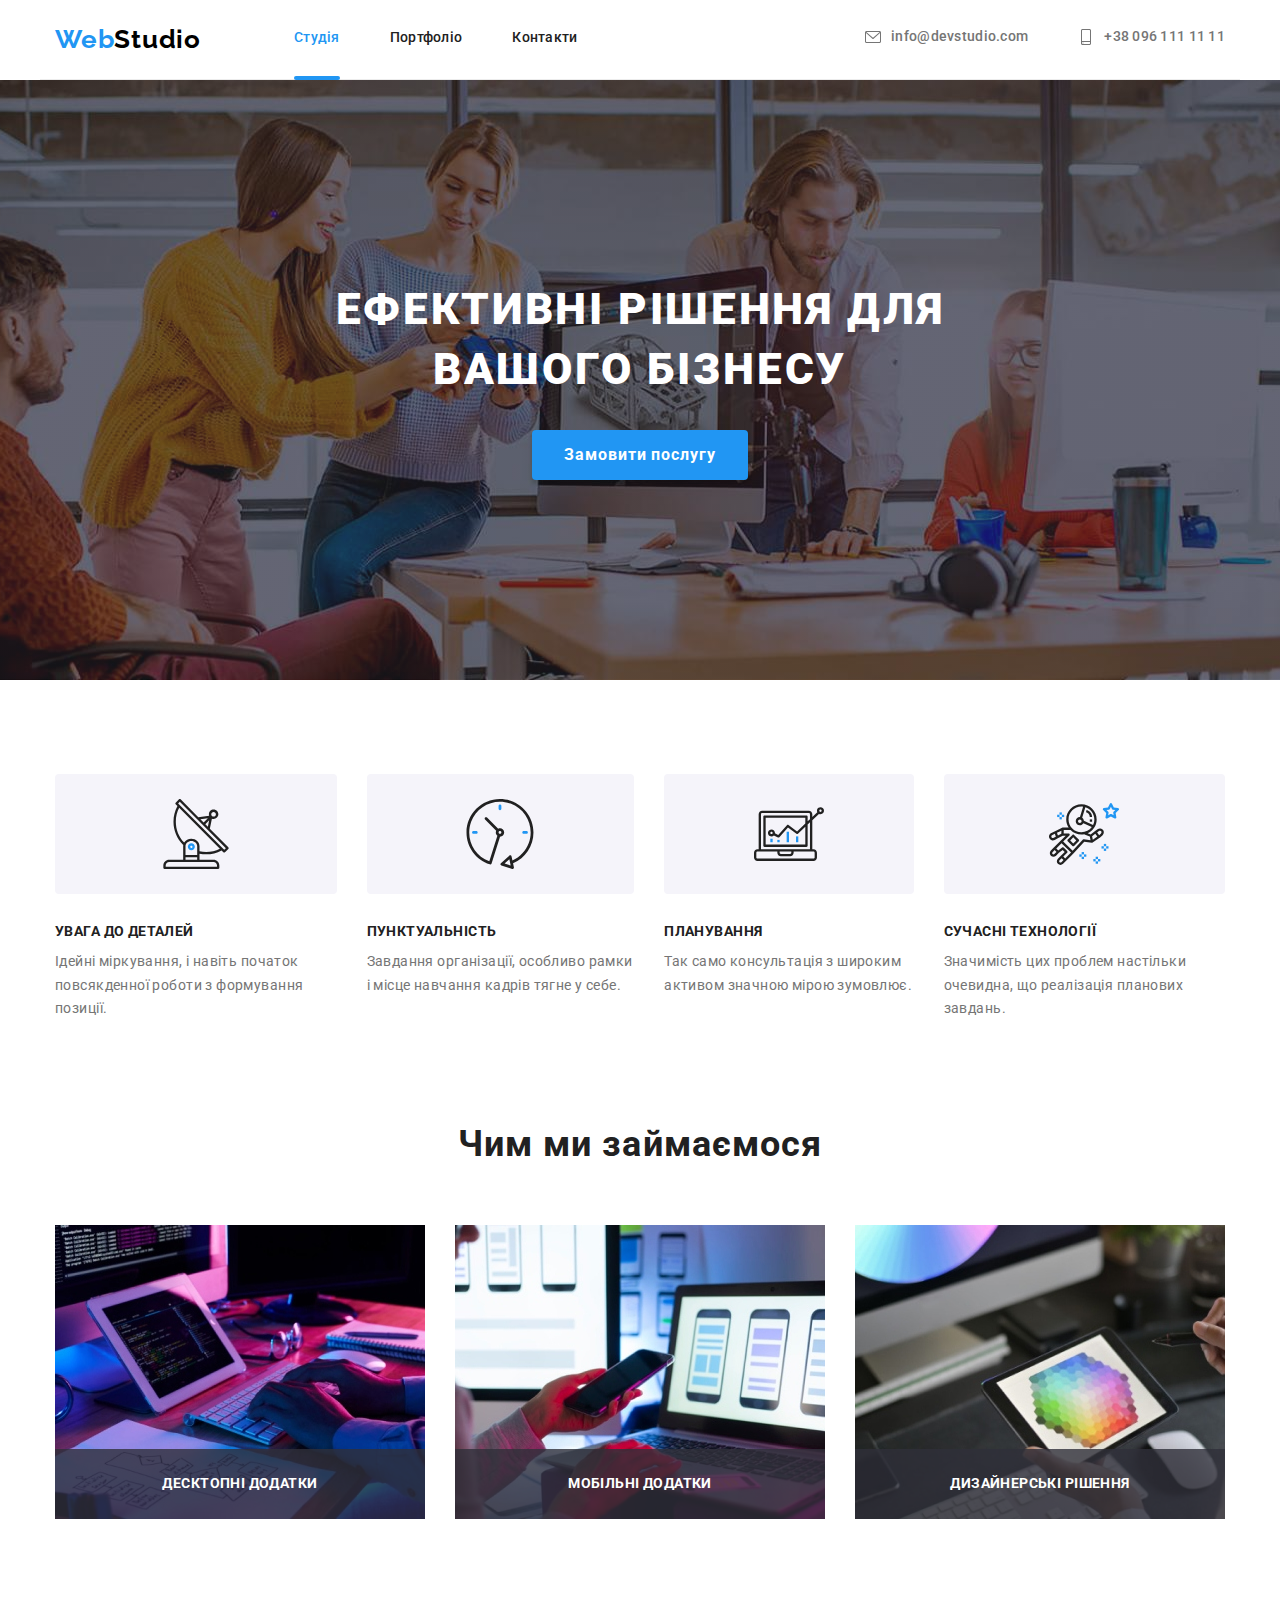
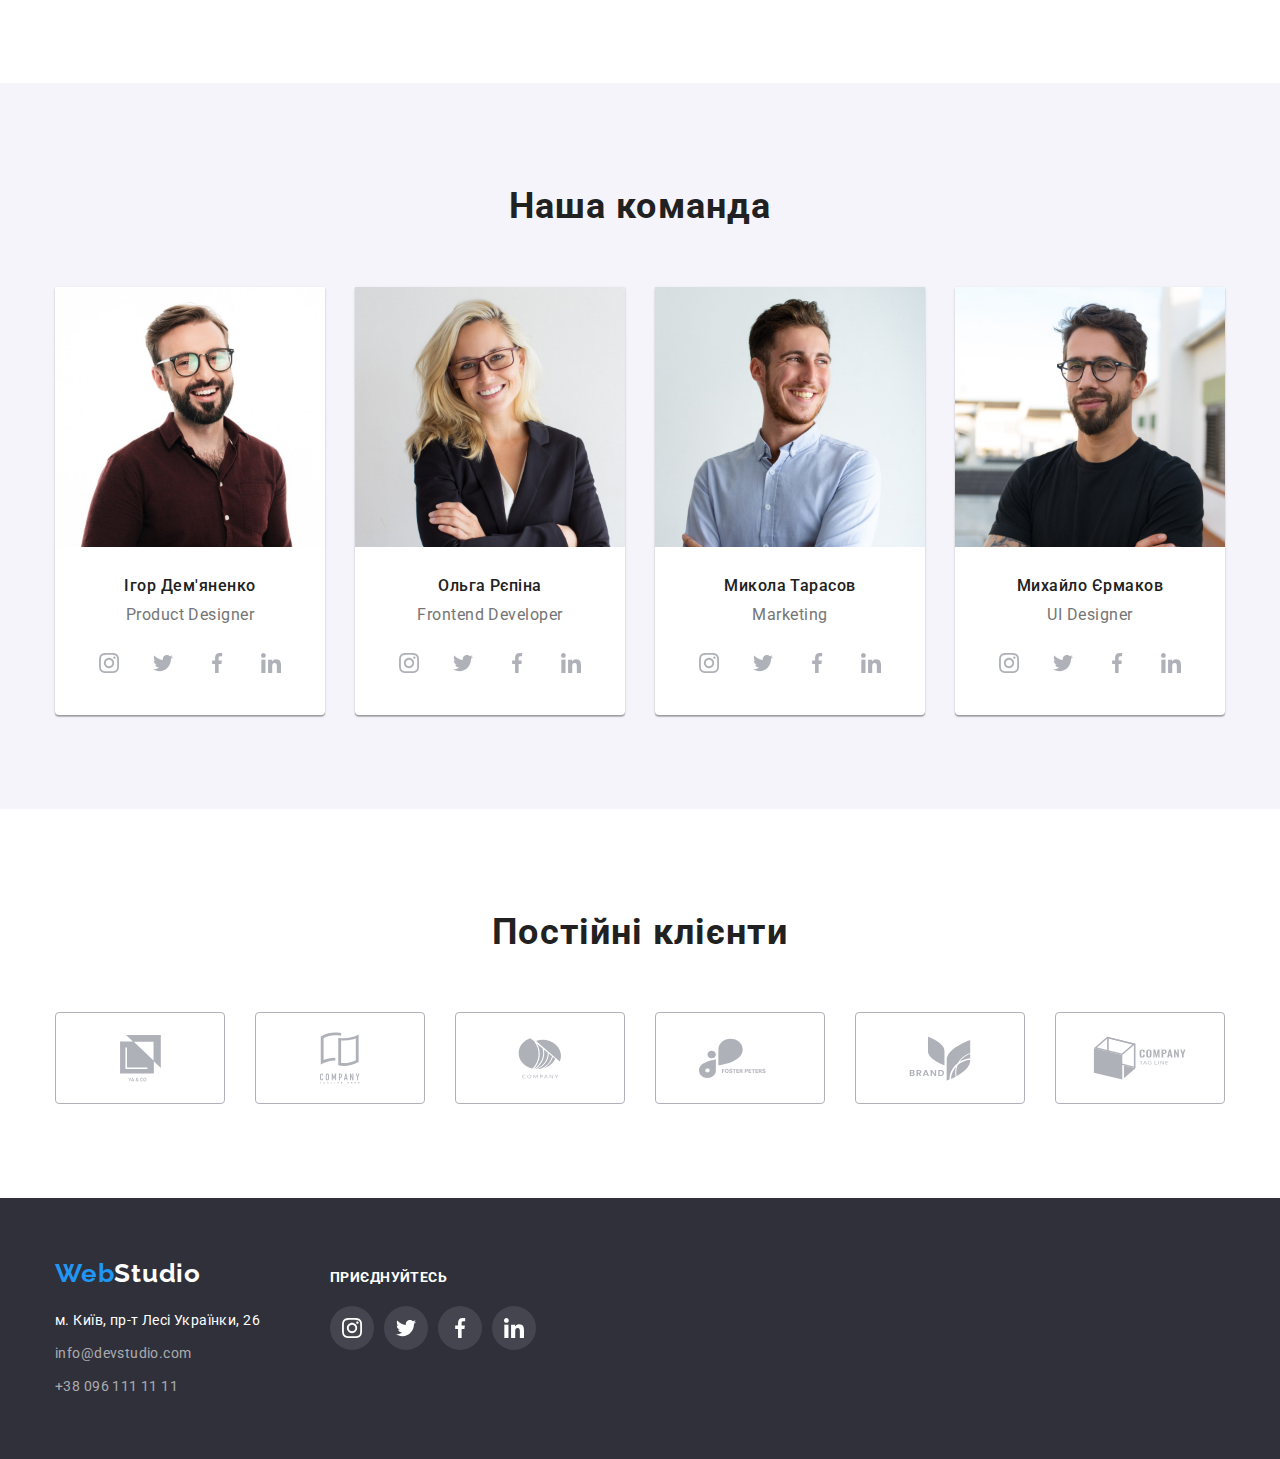
<file: index.html>
<!DOCTYPE html>
<html lang="en">
<head>
    <meta charset="UTF-8">
    <meta http-equiv="X-UA-Compatible" content="IE=edge">
    <meta name="viewport" content="width=device-width, initial-scale=1.0">
    <title>Студія</title>
    <link rel="stylesheet" href="https://cdn.jsdelivr.net/npm/modern-normalize@1.1.0/modern-normalize.min.css">
    <link href="css/style.css" rel="stylesheet">
    <link href="https://fonts.googleapis.com/css2?family=Raleway:wght@700&family=Roboto:wght@400;500;700;900&display=swap" rel="stylesheet">
</head>
<body>
    <header class="header">
        <div class="container page-header-container">
        
        <nav class="page-navigation">
            <a href="index.html" class="logo"><span class="logo-blue">Web</span>Studio</a>
            <ul class="header-nav-list">    
                <li><a class="nav active" href="index.html">Студія</a></li>
                <li><a class="nav" href="portfolio.html">Портфоліо</a></li>
                <li><a class="nav" href="">Контакти</a></li>
            </ul>
        </nav>
        <ul class="header-contacts">
            <li><a href="mailto:info@devstudio.com" class="dark-link header-link">
                    <svg class="header-contact-icon" width="16" height="16">
                        <use href="./images/sprite.svg#icon-envelope"></use>
                    </svg>
                    info@devstudio.com</a></li>
            <li><a href="tel:+380961111111" class="dark-link header-link">
                    <svg class="header-contact-icon" width="16" height="16">
                        <use href="./images/sprite.svg#icon-smartphone"></use>
                    </svg>
                    +38 096 111 11 11</a></li>
        </ul>
        </div>
    </header>

    <main>
        <section class="hero">
            <div class="container hero-container">
            <h1 class="title">Ефективні рішення для вашого бізнесу</h1>
            <button type="button" class="button-order" data-modal-open>Замовити послугу</button>
        </div>
        </section>
        <section>
            <div class="container advantages-container">
            <h2 class="visually-hidden">Наші переваги</h2>
            <ul class="list-adv">
                <li class="adv-list-item">
                    <div class="adv-icon"><svg width="70" height="70">
                        <use href="./images/sprite.svg#icon-antenna"></use>
                    </svg></div>
                    <h3 class="advantages">УВАГА ДО ДЕТАЛЕЙ</h3>
                    <p class="adv-details">Ідейні міркування, i навіть початок повсякденної роботи з формування позиції.</p>
                </li>
                <li class="adv-list-item">
                    <div class="adv-icon"><svg width="70" height="70">
                            <use href="./images/sprite.svg#icon-clock"></use>
                        </svg></div>
                    <h3 class="advantages">ПУНКТУАЛЬНІСТЬ</h3>
                    <p class="adv-details">Завдання організації, особливо рамки i місце навчання кадрів тягне у себе.</p>
                </li>
                <li class="adv-list-item">
                    <div class="adv-icon"><svg width="70" height="70">
                            <use href="./images/sprite.svg#icon-diagram"></use>
                        </svg></div>
                    <h3 class="advantages">ПЛАНУВАННЯ</h3>
                    <p class="adv-details">Так само консультація з широким активом значною мірою зумовлює.</p>
                </li>
                <li class="adv-list-item">
                    <div class="adv-icon"><svg width="70" height="70">
                            <use href="./images/sprite.svg#icon-astronaut"></use>
                        </svg></div>
                    <h3 class="advantages">СУЧАСНІ ТЕХНОЛОГІЇ</h3>
                    <p class="adv-details">Значимість цих проблем настільки очевидна, що реалізація планових завдань.</p>
                </li>
            </ul>
            </div>
        </section>
        <section>
            <div class="container galery-container">
            <h2 class="subtitle">Чим ми займаємося</h2>
            <ul class="galery-list">
                <li class="galery-list-item">
                    <img src="images/1.jpg" alt="person is typing in ront of tablet" width="370">
                    <div class="galery-list-item-text"><p>Десктопні додатки</p></div>
                </li>
                <li class="galery-list-item">
                    <img src="images/2.jpg" alt="person is holding phone and using laptop" width="370">
                    <div class="galery-list-item-text"><p>Мобільні додатки</p></div>
                </li>
                <li class="galery-list-item">
                    <img src="images/3.jpg" alt="person is using tablet" width="370">
                    <div class="galery-list-item-text"><p>Дизайнерські рішення</p></div>
                </li>
            </ul>
            </div>
        </section>
        <section class="team">
            <div class="container team-container">
            <h2 class="subtitle">Наша команда</h2>
            <ul class="team-list">
             <li>
                <div class="team-item-frame">
                <img src="images/ihor.jpg" alt="photo of Igor" width="270">
                    <div class="team-item-caption">
                        <h3 class="team-caption">Ігор Дем'яненко</h3>
                        <p class="team-details">Product Designer</p>
                        <ul class="team-social-list">
                            <li>
                                <a href="">
                                    <div class="team-social-item">
                                        <svg width="20" height="20" class="social-icon">
                                            <use href="./images/sprite.svg#icon-instagram"></use>
                                        </svg>
                                    </div>
                                </a>
                            </li>
                            <li>
                                <a href="">
                                    <div class="team-social-item">
                                        <svg width="20" height="20" class="social-icon">
                                            <use href="./images/sprite.svg#icon-twitter"></use>
                                        </svg>
                                    </div>
                                </a>
                            </li>
                            <li>
                                <a href="">
                                    <div class="team-social-item">
                                        <svg width="20" height="20" class="social-icon">
                                            <use href="./images/sprite.svg#icon-facebook"></use>
                                        </svg>
                                    </div>
                                </a>
                            </li>
                            <li>
                                <a href="">
                                    <div class="team-social-item">
                                        <svg width="20" height="20" class="social-icon">
                                            <use href="./images/sprite.svg#icon-linkedin"></use>
                                        </svg>
                                    </div>
                                </a>
                            </li>
                        </ul>
                    </div>
                </div>
            </li>
           
            <li>
                <div class="team-item-frame">
                <img src="images/olga.jpg" alt="photo of Olga" width="270">
                    <div class="team-item-caption">
                        <h3 class="team-caption">Ольга Рєпіна</h3>
                        <p class="team-details">Frontend Developer</p>
                        <ul class="team-social-list">
                            <li>
                                <a href="">
                                    <div class="team-social-item">
                                        <svg width="20" height="20" class="social-icon">
                                            <use href="./images/sprite.svg#icon-instagram"></use>
                                        </svg>
                                    </div>
                                </a>
                            </li>
                            <li>
                                <a href="">
                                    <div class="team-social-item">
                                        <svg width="20" height="20" class="social-icon">
                                            <use href="./images/sprite.svg#icon-twitter"></use>
                                        </svg>
                                    </div>
                                </a>
                            </li>
                            <li>
                                <a href="">
                                    <div class="team-social-item">
                                        <svg width="20" height="20" class="social-icon">
                                            <use href="./images/sprite.svg#icon-facebook"></use>
                                        </svg>
                                    </div>
                                </a>
                            </li>
                            <li>
                                <a href="">
                                    <div class="team-social-item">
                                        <svg width="20" height="20" class="social-icon">
                                            <use href="./images/sprite.svg#icon-linkedin"></use>
                                        </svg>
                                    </div>
                                </a>
                            </li>
                        </ul>
                    </div>   
                </div>
            </li>
            <li>
                <div class="team-item-frame">
                <img src="images/mykola.jpg" alt="photo of Mykola" width="270">
                    <div class="team-item-caption">
                        <h3 class="team-caption">Микола Тарасов</h3>
                        <p class="team-details">Marketing</p>
                        <ul class="team-social-list">
                            <li>
                                <a href="">
                                    <div class="team-social-item">
                                        <svg width="20" height="20" class="social-icon">
                                            <use href="./images/sprite.svg#icon-instagram"></use>
                                        </svg>
                                    </div>
                                </a>
                            </li>
                            <li>
                                <a href="">
                                    <div class="team-social-item">
                                        <svg width="20" height="20" class="social-icon">
                                            <use href="./images/sprite.svg#icon-twitter"></use>
                                        </svg>
                                    </div>
                                </a>
                            </li>
                            <li>
                                <a href="">
                                    <div class="team-social-item">
                                        <svg width="20" height="20" class="social-icon">
                                            <use href="./images/sprite.svg#icon-facebook"></use>
                                        </svg>
                                    </div>
                                </a>
                            </li>
                            <li>
                                <a href="">
                                    <div class="team-social-item">
                                        <svg width="20" height="20" class="social-icon">
                                            <use href="./images/sprite.svg#icon-linkedin"></use>
                                        </svg>
                                    </div>
                                </a>
                            </li>
                        </ul>
                    </div>
                </div>
            </li>
            <li>
                <div class="team-item-frame">
                <img src="images/myhailo.jpg" alt="photo of Myhailo" width="270">
                    <div class="team-item-caption">
                        <h3 class="team-caption">Михайло Єрмаков</h3>
                        <p class="team-details">UI Designer</p>
                        <ul class="team-social-list">
                            <li>
                                <a href="">
                                    <div class="team-social-item">
                                        <svg width="20" height="20" class="social-icon">
                                            <use href="./images/sprite.svg#icon-instagram"></use>
                                        </svg>
                                    </div>
                                </a>
                            </li>
                            <li>
                                <a href="">
                                    <div class="team-social-item">
                                        <svg width="20" height="20" class="social-icon">
                                            <use href="./images/sprite.svg#icon-twitter"></use>
                                        </svg>
                                    </div>
                                </a>
                            </li>
                            <li>
                                <a href="">
                                    <div class="team-social-item">
                                        <svg width="20" height="20" class="social-icon">
                                            <use href="./images/sprite.svg#icon-facebook"></use>
                                        </svg>
                                    </div>
                                </a>
                            </li>
                            <li>
                                <a href="">
                                    <div class="team-social-item">
                                        <svg width="20" height="20" class="social-icon">
                                            <use href="./images/sprite.svg#icon-linkedin"></use>
                                        </svg>
                                    </div>
                                </a>
                            </li>
                        </ul>
                    </div>
                </div>
            </li>
            </ul>
            </div>

        </section>
        <section>
            <div class="container clients-container">
                <h2 class="subtitle">Постійні клієнти</h2>
                <ul class="clients-list">
                    <li>
                        <a href="">
                            <div class="clients-list-item">
                            <svg width="41" height="46.7" class="clients-icon">
                                <use href="./images/sprite.svg#client-1"></use>
                            </svg>
                            </div>
                        </a>
                    </li>
                    <li>
                        <a href="">
                            <div class="clients-list-item">
                            <svg width="40" height="52" class="clients-icon">
                                <use href="./images/sprite.svg#client-2"></use>
                            </svg>
                            </div>
                        </a>
                    </li>
                    <li>
                        <a href="">
                            <div class="clients-list-item">
                            <svg width="43.46" height="60"class="clients-icon">
                                <use href="./images/sprite.svg#client-3"></use>
                            </svg>
                            </div>
                        </a>
                    </li>
                    <li>
                        <a href="">
                            <div class="clients-list-item">
                            <svg width="84.44" height="40.62" class="clients-icon">
                                <use href="./images/sprite.svg#client-4"></use>
                            </svg>
                            </div>
                        </a>
                    </li>
                    <li>
                        <a href="">
                            <div class="clients-list-item">
                            <svg width="62.54" height="45.45" class="clients-icon">
                                <use href="./images/sprite.svg#client-5"></use>
                            </svg>
                            </div>
                        </a>
                    </li>
                    <li>
                        <a href="">
                            <div class="clients-list-item">
                            <svg width="93.79" height="43.93" class="clients-icon">
                                <use href="./images/sprite.svg#client-6"></use>
                            </svg>
                            </div>
                        </a>
                    </li>
                </ul>
            </div>
        </section>
    </main>

    <footer class="dark-bg">
        <div class="container footer-container">
        <div>
        <a href="index.html" class="logo-footer"><span class="logo-blue">Web</span>Studio</a>
        <address><ul class="footer-list">  
            <li><a class="light-link" href="https://goo.gl/maps/ranLHv5eWYowAb9i6" target="_blank"  rel="noopener noreferrer" >м. Київ, пр-т Лесі Українки, 26 </a></li>
            <li><a class="light-link footer-contacts" href="mailto:info@devstudio.com">info@devstudio.com</a></li>
            <li><a class="light-link footer-contacts" href="tel:+380961111111">+38 096 111 11 11</a></li>
        </ul></address>
        </div>
        <div class="footer-social-links">
        <p class="footer-social-links-headline">приєднуйтесь</p>
        <ul class="footer-social-list">
            <li>
                <a href="">
                    <div class="footer-social-item">
                        <svg width="20" height="20" class="footer-social-icon">
                            <use href="./images/sprite.svg#icon-instagram"></use>
                        </svg>
                    </div>
                </a>
            </li>
            <li>
                <a href="">
                    <div class="footer-social-item">
                        <svg width="20" height="20" class="footer-social-icon">
                            <use href="./images/sprite.svg#icon-twitter"></use>
                        </svg>
                    </div>
                </a>
            </li>
            <li>
                <a href="">
                    <div class="footer-social-item">
                        <svg width="20" height="20" class="footer-social-icon">
                            <use href="./images/sprite.svg#icon-facebook"></use>
                        </svg>
                    </div>
                </a>
            </li>
            <li>
                <a href="">
                    <div class="footer-social-item">
                        <svg width="20" height="20" class="footer-social-icon">
                            <use href="./images/sprite.svg#icon-linkedin"></use>
                        </svg>
                    </div>
                </a>
            </li>
        </ul>
        </div>
        </div>
    </footer>
    <div class="backdrop is-hidden" data-modal>
        <div class="modal">
            <button type="button" class="modal-close-button" data-modal-close>
                <svg width="11" height="11" class="modal-close-icon">
                    <use href="./images/sprite.svg#icon-modal-close"></use>
                </svg>
            </button>


        </div>
    </div>
<script src="./js/modal.js"></script>
</body>
</html>
</file>
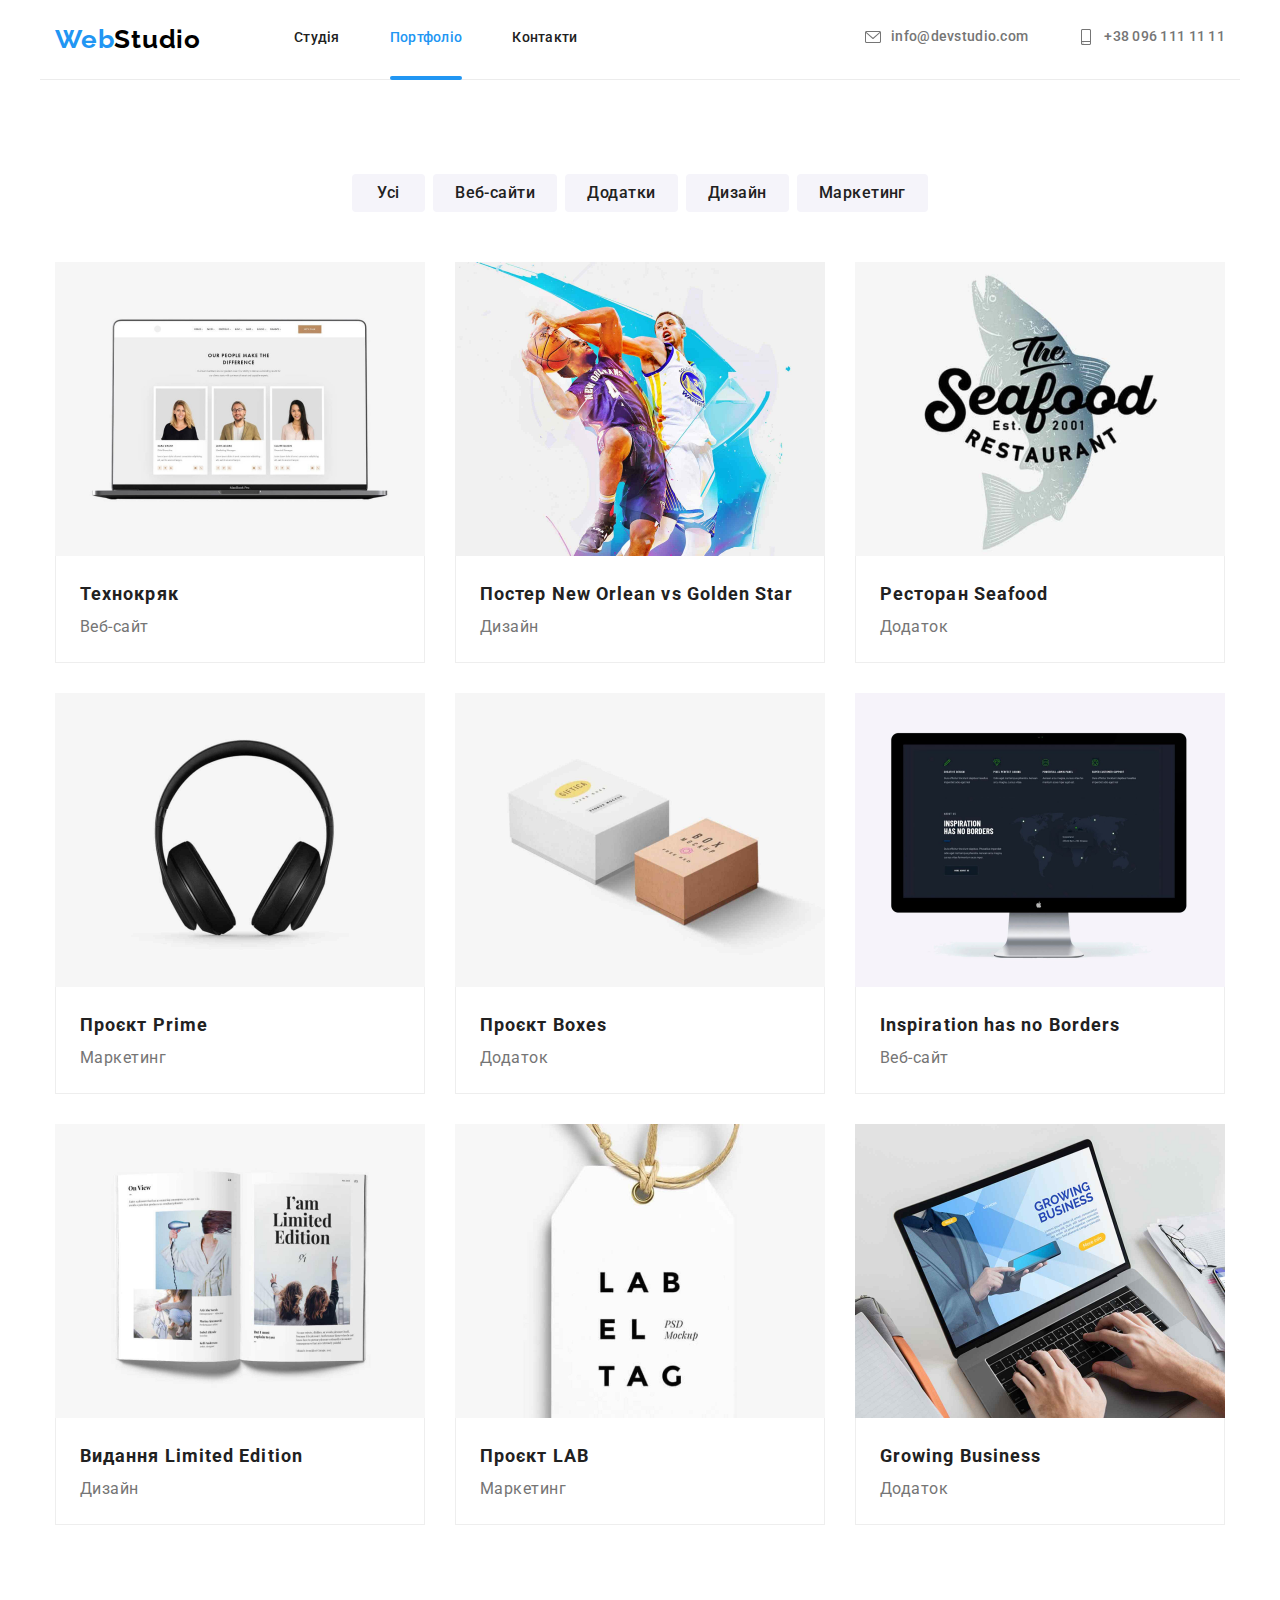
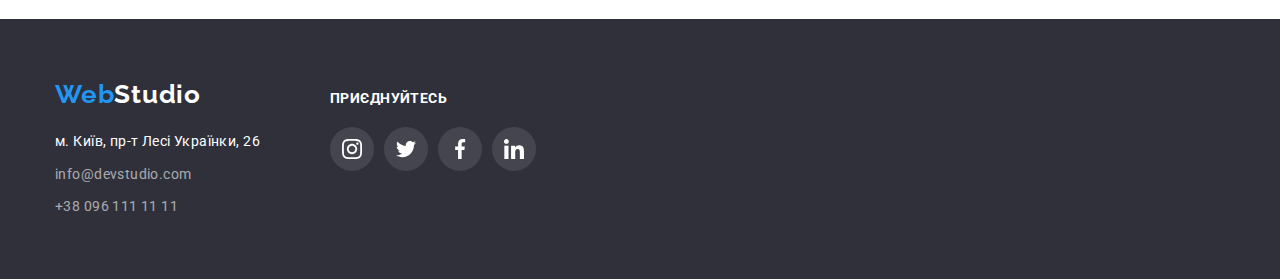
<file: portfolio.html>
<!DOCTYPE html>
<html lang="en">
<head>
    <meta charset="UTF-8">
    <meta http-equiv="X-UA-Compatible" content="IE=edge">
    <meta name="viewport" content="width=device-width, initial-scale=1.0">
    <title>Портфоліо</title>
    <link rel="stylesheet" href="https://cdn.jsdelivr.net/npm/modern-normalize@1.1.0/modern-normalize.min.css">
    <link href="css/style.css" rel="stylesheet">
    <link href="https://fonts.googleapis.com/css2?family=Raleway:wght@700&family=Roboto:wght@400;500;700;900&display=swap" rel="stylesheet">
    
</head>
<body>
    <header class="header">
        <div class="container page-header-container">
    
            <nav class="page-navigation">
                <a href="index.html" class="logo"><span class="logo-blue">Web</span>Studio</a>
                <ul class="header-nav-list">
                    <li><a class="nav" href="index.html">Студія</a></li>
                    <li><a class="nav active" href="portfolio.html">Портфоліо</a></li>
                    <li><a class="nav" href="">Контакти</a></li>
                </ul>
            </nav>
            <ul class="header-contacts">
                <li><a href="mailto:info@devstudio.com" class="dark-link header-link">
                        <svg class="header-contact-icon" width="16" height="16">
                            <use href="./images/sprite.svg#icon-envelope"></use>
                        </svg>
                        info@devstudio.com</a></li>
                <li><a href="tel:+380961111111" class="dark-link header-link">
                        <svg class="header-contact-icon" width="16" height="16">
                            <use href="./images/sprite.svg#icon-smartphone"></use>
                        </svg>
                        +38 096 111 11 11</a></li>
            </ul>
        </div>
    </header>

    <main>
        <section>
            <div class="container examples-container">
            <h1 class="visually-hidden">Приклади робіт</h1>
            <ul class="filter-buttons-list">
                <li><button type="button" class="filter-buttons">Усі</button></li>
                <li><button type="button" class="filter-buttons">Веб-сайти</button></li>
                <li><button type="button" class="filter-buttons">Додатки</button></li>
                <li><button type="button" class="filter-buttons">Дизайн</button></li>
                <li><button type="button" class="filter-buttons">Маркетинг</button></li>
               
            </ul>
        
            <ul class="examples-list">
            <li class="examples-list-item">
                <div class="examples-picture-box">
                    <img src="images/portfolio1.jpg" alt="laptop" width="370">
                    <p class="examples-tex-over-img">Ресурс пропонує комплексні пропозиції з різним рівнем функціоналу та сервісів. Все це
                    дозволить відвідувачу отримати
                    вичерпні відомості про компанію чи приватну особу.</p>
                </div>
                <div class="examples-item-caption">
                    <h2 class="pic-caption">Технокряк</h2>
                    <p class="pic-details">Веб-сайт</p>
                </div>
            </li>
            <li class="examples-list-item">
                <div class="examples-picture-box">
                    <img src="images/portfolio2.jpg" alt="basketball players" width="370">
                    <p class="examples-tex-over-img">Ресурс пропонує комплексні пропозиції з різним рівнем функціоналу та сервісів. Все це
                    дозволить відвідувачу отримати
                    вичерпні відомості про компанію чи приватну особу.</p>
                </div>
                <div class="examples-item-caption">
                    <h2 class="pic-caption">Постер New Orlean vs Golden Star</h2>
                    <p class="pic-details">Дизайн</p>
                </div>
            </li>
            <li class="examples-list-item">
                <div class="examples-picture-box">
                    <img src="images/portfolio3.jpg" alt="seafood restaurant logo" width="370">
                    <p class="examples-tex-over-img">Ресурс пропонує комплексні пропозиції з різним рівнем функціоналу та сервісів. Все це
                    дозволить відвідувачу отримати
                    вичерпні відомості про компанію чи приватну особу.</p>
                </div>
                <div class="examples-item-caption">
                    <h2 class="pic-caption">Ресторан Seafood</h2>
                    <p class="pic-details">Додаток</p>
                </div>
            </li>
            <li class="examples-list-item">
                <div class="examples-picture-box">
                    <img src="images/portfolio4.jpg" alt="headphones" width="370">
                    <p class="examples-tex-over-img">Ресурс пропонує комплексні пропозиції з різним рівнем функціоналу та сервісів. Все це
                    дозволить відвідувачу отримати
                    вичерпні відомості про компанію чи приватну особу.</p>
                </div>
                <div class="examples-item-caption">
                    <h2 class="pic-caption">Проєкт Prime</h2>
                    <p class="pic-details">Маркетинг</p>
                </div>
            </li>
            <li class="examples-list-item">
                <div class="examples-picture-box">
                <img src="images/portfolio5.jpg" alt="two boxes" width="370">
                <p class="examples-tex-over-img">Ресурс пропонує комплексні пропозиції з різним рівнем функціоналу та сервісів. Все це
                    дозволить відвідувачу отримати
                    вичерпні відомості про компанію чи приватну особу.</p>
                </div>
                <div class="examples-item-caption">
                    <h2 class="pic-caption">Проєкт Boxes</h2>
                    <p class="pic-details">Додаток</p>
                </div>
            </li>
            <li class="examples-list-item">
                <div class="examples-picture-box">
                    <img src="images/portfolio6.jpg" alt="monitor" width="370">
                    <p class="examples-tex-over-img">Ресурс пропонує комплексні пропозиції з різним рівнем функціоналу та сервісів. Все це
                    дозволить відвідувачу отримати
                    вичерпні відомості про компанію чи приватну особу.</p>
                </div>
                <div class="examples-item-caption">
                    <h2 class="pic-caption">Inspiration has no Borders</h2>
                    <p class="pic-details">Веб-сайт</p>
                </div>
            </li>
            <li class="examples-list-item">
                <div class="examples-picture-box">
                    <img src="images/portfolio7.jpg" alt="journal" width="370">
                    <p class="examples-tex-over-img">Ресурс пропонує комплексні пропозиції з різним рівнем функціоналу та сервісів. Все це
                    дозволить відвідувачу отримати
                    вичерпні відомості про компанію чи приватну особу.</p>
                </div>
                <div class="examples-item-caption">
                    <h2 class="pic-caption">Видання Limited Edition</h2>
                    <p class="pic-details">Дизайн</p>
                </div>
            </li>
            <li class="examples-list-item">
                <div class="examples-picture-box">
                    <img src="images/portfolio8.jpg" alt="label tag" width="370">
                    <p class="examples-tex-over-img">Ресурс пропонує комплексні пропозиції з різним рівнем функціоналу та сервісів. Все це
                    дозволить відвідувачу отримати
                    вичерпні відомості про компанію чи приватну особу.</p>
                </div>
                <div class="examples-item-caption">
                    <h2 class="pic-caption">Проєкт LAB</h2>
                    <p class="pic-details">Маркетинг</p>
                </div>
            </li>
            <li class="examples-list-item">
                <div class="examples-picture-box">
                    <img src="images/portfolio9.jpg" alt="laptop with growing business on it" width="370">
                    <p class="examples-tex-over-img">Ресурс пропонує комплексні пропозиції з різним рівнем функціоналу та сервісів. Все це
                    дозволить відвідувачу отримати
                    вичерпні відомості про компанію чи приватну особу.</p>
                </div>
                <div class="examples-item-caption">
                    <h2 class="pic-caption">Growing Business</h2>
                    <p class="pic-details">Додаток</p>
                </div>
            </li>
            </ul>   
            </div>
        </section>
    </main>

    <footer class="dark-bg">
        <div class="container footer-container">
            <div>
                <a href="index.html" class="logo-footer"><span class="logo-blue">Web</span>Studio</a>
                <address>
                    <ul class="footer-list">
                        <li><a class="light-link" href="https://goo.gl/maps/ranLHv5eWYowAb9i6" target="_blank"
                                rel="noopener noreferrer">м. Київ, пр-т Лесі Українки, 26 </a></li>
                        <li><a class="light-link footer-contacts" href="mailto:info@devstudio.com">info@devstudio.com</a>
                        </li>
                        <li><a class="light-link footer-contacts" href="tel:+380961111111">+38 096 111 11 11</a></li>
                    </ul>
                </address>
            </div>
            <div class="footer-social-links">
                <p class="footer-social-links-headline">приєднуйтесь</p>
                <ul class="footer-social-list">
                    <li>
                        <a href="">
                            <div class="footer-social-item">
                                <svg width="20" height="20" class="footer-social-icon">
                                    <use href="./images/sprite.svg#icon-instagram"></use>
                                </svg>
                            </div>
                        </a>
                    </li>
                    <li>
                        <a href="">
                            <div class="footer-social-item">
                                <svg width="20" height="20" class="footer-social-icon">
                                    <use href="./images/sprite.svg#icon-twitter"></use>
                                </svg>
                            </div>
                        </a>
                    </li>
                    <li>
                        <a href="">
                            <div class="footer-social-item">
                                <svg width="20" height="20" class="footer-social-icon">
                                    <use href="./images/sprite.svg#icon-facebook"></use>
                                </svg>
                            </div>
                        </a>
                    </li>
                    <li>
                        <a href="">
                            <div class="footer-social-item">
                                <svg width="20" height="20" class="footer-social-icon">
                                    <use href="./images/sprite.svg#icon-linkedin"></use>
                                </svg>
                            </div>
                        </a>
                    </li>
                </ul>
            </div>
        </div>
    </footer>
</body>
</html>
</file>
<file: css/style.css>
:root{
    --brand-color: #2196F3;
    --main-text-color: #212121;
    --dark-bg: #2F303A;
    --white-color: #FFFFFF;
    --grey-text-color: #757575;
}
h1,
h2,
h3,
h4,
h5,
h6,
p {
  margin-top: 0;
  margin-bottom: 0;
}

ul,
ol {
  list-style: none;
  margin-top: 0;
  margin-bottom: 0;
  padding-left: 0;
}

img {
  display: block;
}

body{
    font-family: Roboto, Raleway, sans-serif;
    background-color: var(--white-color);
    color: var(--main-text-color);
}
.container{
    width: 1200px;
    margin-left: auto;
    margin-right: auto;
    padding-left: 15px;
    padding-right: 15px;
}
.visually-hidden {
    position: absolute;
    width: 1px;
    height: 1px;
    margin: -1px;
    border: 0;
    padding: 0;
    white-space: nowrap;
    clip-path: inset(100%);
    clip: rect(0 0 0 0);
    overflow: hidden;
}

/* ----------------------------logo--------------------------------- */
.logo{
    font-family: Raleway;
    font-size: 26px;
    font-weight: 700;
    text-decoration: none;
    color: #000000;
    line-height: 1.19;
    letter-spacing: 0.03em;
}
.logo-blue{
    color: var(--brand-color);
}
/* ------------------------navigation------------------------------- */
.nav{
    text-decoration: none;
    color: inherit;
    text-decoration: none;
    font-size: 14px;
    font-weight: 500;
    line-height: 1.14;
    letter-spacing: 0.02em;
    transition: color 250ms cubic-bezier(0.4, 0, 0.2, 1);
}
.nav:active{
    color: var(--brand-color);
}
/* -----------------------------links-------------------------------- */
.dark-link{
    color: var(--grey-text-color);
    text-decoration: none;
    font-size: 14px;
    font-weight: 500;
    line-height: 1.14;
    letter-spacing: 0.02em;
    display: inline;
    transition: color 250ms cubic-bezier(0.4, 0, 0.2, 1);
}
.light-link{
    color: var(--white-color);
    text-decoration: none;
    font-size: 14px;
    font-weight: 400;
    line-height: 1.71;
    letter-spacing: 0.03em;
    font-style: normal;
    transition: color 250ms cubic-bezier(0.4, 0, 0.2, 1);
}
.dark-link:hover,
.dark-link:focus,
.light-link:hover,
.light-link:focus,
.nav:hover,
.nav:focus,
.nav:active{
    color: var(--brand-color);
}
.footer-contacts{
    color: #FFFFFF99;
}
/* ----------------------------buttons--------------------------------- */


.filter-buttons:active,
.filter-buttons:hover,
.filter-buttons:focus{
    background-color: var(--brand-color);
    color: var(--white-color);
    cursor: pointer;
    box-shadow: 0px 3px 1px rgba(0, 0, 0, 0.1), 0px 1px 2px rgba(0, 0, 0, 0.08), 0px 2px 2px rgba(0, 0, 0, 0.12);
}
.button-order{
    width: 216px;
    height: 50px;
    background: var(--brand-color);
    box-shadow: 0px 4px 4px rgba(0, 0, 0, 0.15);
    border-radius: 4px;
    font-weight: 700;
    font-size: 16px;
    line-height: 1.87;
    font-family: inherit;
    font-style: normal;
    text-align: center;
    letter-spacing: 0.06em;
    border: none;
    color: var(--white-color);
    transition: background-color 250ms cubic-bezier(0.4, 0, 0.2, 1);
}
.button-order:active,
.button-order:hover,
.button-order:focus{
    background-color: #188CE8;
}
/* ------------------------pictures with caption------------------------- */
.examples-item-caption {
    padding: 20px 24px;
    /* padding-top: 20px;
    padding-bottom: 20px;
    padding-left: 24px;
    padding-right: 24px; */
    background: #FFFFFF;
    border: 1px solid #EEEEEE;
    border-top: none;
}
.pic-caption{
    /* font-family: inherit; */
    font-weight: 700;
    font-size: 18px;
    line-height: 2;
    letter-spacing: 0.06em;
}
.pic-details{
    font-size: 16px;
    line-height: 1.87;
    letter-spacing: 0.03em;
    color: var(--grey-text-color);
}

/* ------------------------------- list styles-------------------------------- */

.list-inline{
    list-style: none;
    display: inline;
    margin-right: 5px;
}
/* ------------------------text boxes--------------------- */
.title{
    font-weight: 900;
    font-size: 44px;
    line-height: 1.36;
    text-align: center;
    letter-spacing: 0.06em;
    text-transform: uppercase;
    color: var(--white-color);
    margin-left: auto;
    margin-right: auto;
    width: 696px;
}

.advantages{
    font-weight: 700;
    font-size: 14px;
    line-height: 1.14;
    letter-spacing: 0.03em;
    text-transform: uppercase;
    margin-top: 30px;
    margin-bottom: 10px;
}
.adv-details{
    font-size: 14px;
    line-height: 1.71;
    letter-spacing: 0.03em;
    color: var(--grey-text-color);
}
.subtitle{
    font-weight: 700;
    font-size: 36px;
    line-height: 1.66;
    text-align: center;
    letter-spacing: 0.03em;
}
/* --------------------------other---------------------- */
.active{
    color: var(--brand-color);
}
.active::after{
    content: "";
    display: block;
    width: 100%;
    height: 4px;
    background-color: var(--brand-color);
    border-radius: 2px;
    position: relative;
    bottom: 0;
    top: 29px;
}

/* -------------------------HEADER------------------------- */
.header{
    background: #FFFFFF;
}
.page-header-container{
    height: 80px;
    display: flex;
    align-items: center;
    justify-content: space-between;
    border-bottom: 1px solid #ECECEC;
}
.page-navigation {
    display: flex;
    align-items: center;
    column-gap: 93px;
}
.header-contacts{
    display: flex;
    column-gap: 50px;
    
}
.header-nav-list{
    display: flex;
    column-gap: 50px;
}
.header-link{
    display: inline-flex;
    align-items: center;
    column-gap: 10px;
}
.header-link:hover svg{
    fill: var(--brand-color);
}
.header-contact-icon{
    fill: #757575;
    transition: fill 250ms cubic-bezier(0.4, 0, 0.2, 1);
}
/* -------------HERO----------- */
.hero{
    background-image: linear-gradient(rgba(47, 48, 58, 0.4), rgba(47, 48, 58, 0.4)), url(../images/hero-bg.jpg);
    background-repeat: no-repeat;
    background-position: 50% 50%;
    background-size: 1600px 600px;
}
.hero-container{
    display: flex;
    flex-direction: column;
    align-items: center;
    padding-top: 200px;
    padding-bottom: 200px;
    row-gap: 30px;
}
/* -------переваги----- */
.advantages-container{
    padding-top: 94px;
    padding-bottom: 47px;
    /* background-color: #F5F5F5; */
}
.list-adv {
    display: flex;
    column-gap: 30px;
    /* list-style: none; */
    /* flex-flow: row; */
    /* justify-content: space-between; */
}
.adv-list-item{
    flex-basis: calc((100%-90px)/4);
}
.adv-icon{
    background-color: #F5F4FA;
    border-radius: 4px;
    width: 100%;
    height: 120px;
    display: inline-flex;
    align-items: center;
    justify-content: center;
}
/* --------галерея: чим займаємось------- */
.galery-container{
    padding-top: 47px;
    padding-bottom: 94px;
    /* background-color: #F5F5F5; */
}
.galery-list {
    display: flex;
    /* flex-flow: row wrap; */
    /* justify-content: space-between; */
    column-gap: 30px;
    margin-top: 50px
}
.galery-list-item{
    position: relative;
}
.galery-list-item-text{
    display: flex;
    align-items: center;
    justify-content: center;
    height: 70px;
    position: relative;
    top: 0;
    transform: translate(0, -100%);
    background: rgba(47, 48, 58, 0.8);
    font-weight: 700;
    font-size: 14px;
    line-height: 1.14;
    letter-spacing: 0.03em;
    text-transform: uppercase;
    color: #FFFFFF;
}
/* --------наша команда------- */
.team-caption {
    font-weight: 500;
    font-size: 16px;
    line-height: 1.18;
    text-align: center;
    letter-spacing: 0.03em;
    /* padding-top: 30px;
    padding-bottom: 10px; */
}

.team-details {
    font-weight: 400;
    font-size: 16px;
    line-height: 1.18;
    /* identical to box height */
    text-align: center;
    letter-spacing: 0.03em;
    color: var(--grey-text-color);
    margin-top: 10px;
    /* padding-bottom: 30px; */
}

.social-icon {
    fill: #AFB1B8;
    transition: fill 250ms cubic-bezier(0.4, 0, 0.2, 1);
}

.team-social-item:hover,
.team-social-item:focus {
    background-color: var(--brand-color);
}

.team-social-item:hover .social-icon,
.team-social-item:focus .social-icon {
    fill: var(--white-color);
}
.team-item-caption {
    display: flex;
    flex-direction: column;
    padding-top: 30px;
    padding-bottom: 30px;
}
.team{
    background-color: #F5F4FA;
}
.team-container{
    padding-top: 94px;
    padding-bottom: 94px;
    
}
.team-list{
    padding-top: 50px;
    display: flex;
    column-gap: 30px;
}
.team-item-frame{
    background: #FFFFFF;
    box-shadow: 0px 1px 3px rgba(0, 0, 0, 0.12), 0px 1px 1px rgba(0, 0, 0, 0.14), 0px 2px 1px rgba(0, 0, 0, 0.2);
    border-radius: 0px 0px 4px 4px;
}
.team-social-list{
    display: flex;
    justify-content: center;
    column-gap: 10px;
    margin-top: 16px;
}
.team-social-item{
    width: 44px;
    height: 44px;
    display: flex;
    align-items: center;
    justify-content: center;
    border-radius: 50%;
    transition:background-color 250ms cubic-bezier(0.4, 0, 0.2, 1);
}
/* ----------постійні клієнти------------- */
.clients-container{
    padding-top: 94px;
    padding-bottom: 94px;
    display: flex;
    flex-direction: column;
    row-gap: 50px;
}
.clients-list{
    display: flex;
    column-gap: 30px;
    justify-content: center;

}
.clients-list-item{
    width: 170px;
    height: 92px;
    border: 1px solid #AFB1B8;
    border-radius: 4px;
    display: flex;
    align-items: center;
    justify-content: center;
    transition: border-color 250ms cubic-bezier(0.4, 0, 0.2, 1);
}
.clients-icon{
   fill: #AFB1B8;
   transition: fill 250ms cubic-bezier(0.4, 0, 0.2, 1);
}
.clients-list-item:hover,
.clients-list-item:focus{
    border-color: var(--brand-color);
}
.clients-list-item:hover .clients-icon,
.clients-list-item:focus .clients-icon{
    fill: var(--brand-color);
}
.footer-social-item {
    width: 44px;
    height: 44px;
    display: flex;
    align-items: center;
    justify-content: center;
    border-radius: 50%;
    background-color: rgba(255, 255, 255, 0.1);
    transition: background-color 250ms cubic-bezier(0.4, 0, 0.2, 1);
}
.footer-social-icon{
    fill: var(--white-color)
}
/* -----------------FOOTER---------------- */
.dark-bg {
    background-color: var(--dark-bg);
}
.footer-container{
    padding-top: 60px;
    padding-bottom: 60px;
    display: flex;
}
.logo-footer {
    font-family: Raleway;
    font-size: 26px;
    font-weight: 700;
    text-decoration: none;
    line-height: 1.19;
    color: var(--white-color);
    letter-spacing: 0.03em;
}
.footer-list{
    display: flex;
    flex-direction: column;
    row-gap: 9px;
    margin-top: 20px;
}
.footer-social-links{
    display: flex;
    flex-direction: column;
    margin-left: 70px;
    margin-top: 12px;
}
.footer-social-links-headline{
    font-weight: 700;
    font-size: 14px;
    line-height: 1.14;
    letter-spacing: 0.03em;
    text-transform: uppercase;
    color: #FFFFFF;
}
.footer-social-list {
    display: flex;
    justify-content: center;
    column-gap: 10px;
    margin-top: 20px;
}
.footer-social-item:hover,
.footer-social-item:focus {
    background-color: var(--brand-color);
}
/* ----------приклади робіт---------- */
.examples-container{
    padding-top: 94px;
    padding-bottom: 94px;
    background-color: var(--white-color);
    display: flex;
    flex-direction: column;
    /* justify-content: center; */
}
.filter-buttons-list{
    margin: 0 auto;
    display: flex;
    column-gap: 8px;
    
}
.filter-buttons {
    background-color: #F5F4FA;
    color: inherit;
    font-family: inherit;
    font-style: normal;
    font-weight: 500;
    font-size: 16px;
    line-height: 1.62;
    text-align: center;
    letter-spacing: 0.03em;
    border: none;
    border-radius: 4px;
    padding: 6px 22px;
    min-width: 73px;
    transition: color 250ms cubic-bezier(0.4, 0, 0.2, 1),
    background-color 250ms cubic-bezier(0.4, 0, 0.2, 1),
    box-shadow 250ms cubic-bezier(0.4, 0, 0.2, 1);
}
.examples-list{
    display: flex;
    flex-wrap: wrap;
    gap: 30px;
    padding-top: 50px;
}
.examples-list-item{
    transition: box-shadow 250ms cubic-bezier(0.4, 0, 0.2, 1);
}
.examples-list-item:hover,
.examples-list-item:focus{
    box-shadow: 0px 1px 1px rgba(0, 0, 0, 0.12), 0px 4px 4px rgba(0, 0, 0, 0.06), 1px 4px 6px rgba(0, 0, 0, 0.16);
}
.examples-picture-box{
    position: relative;
    width: 370px;
    height: 294px;
    overflow: hidden;
}
.examples-tex-over-img{
    font-size: 18px;
    line-height: 1.56;
    letter-spacing: 0.03em;
    color: #FFFFFF;
    background-color: var(--brand-color);
    padding: 63px 24px;
    opacity: 0.9;
    width: 370px;
    height: 294px;
    position: relative;
    transition: transform 250ms cubic-bezier(0.4, 0, 0.2, 1);
}
.examples-list-item:hover .examples-tex-over-img{
    transform: translate(0,-100%);
}
/* -------------------BACKDROP------------------ */
.backdrop{
    position: fixed;
    top: 0;
    bottom: 0;
    width: 100%;
    height: 100%;
    z-index: 999;
    background-color: rgba(0, 0, 0, 0.2);
    transition: scale 250ms cubic-bezier(0.4, 0, 0.2, 1);
    
}
.modal{
    width: 528px;
    height: 581px;
    position: absolute;
    top: 50%;
    left: 50%;
    transform: translate(-50%, -50%);
    background: #FFFFFF;
    box-shadow: 0px 1px 3px rgba(0, 0, 0, 0.12), 0px 1px 1px rgba(0, 0, 0, 0.14), 0px 2px 1px rgba(0, 0, 0, 0.2);
    border-radius: 4px;
}
.modal-close-button{
    position: absolute;
    width: 30px;
    height: 30px;
    top: 8px;
    right: 8px;
    background: #FFFFFF;
    border: 1px solid rgba(0, 0, 0, 0.1);
    border-radius: 50%;
    padding: 0;
    display: flex;
    align-items: center;
    justify-content: center;
}
.modal-close-icon{

}
.backdrop.is-hidden{
    opacity: 0;
    visibility: hidden;
    pointer-events: none;
    scale: 0;
    transition: scale 250ms cubic-bezier(0.4, 0, 0.2, 1),
        
    visibility 250ms cubic-bezier(0.4, 0, 0.2, 1);
}
</file>
